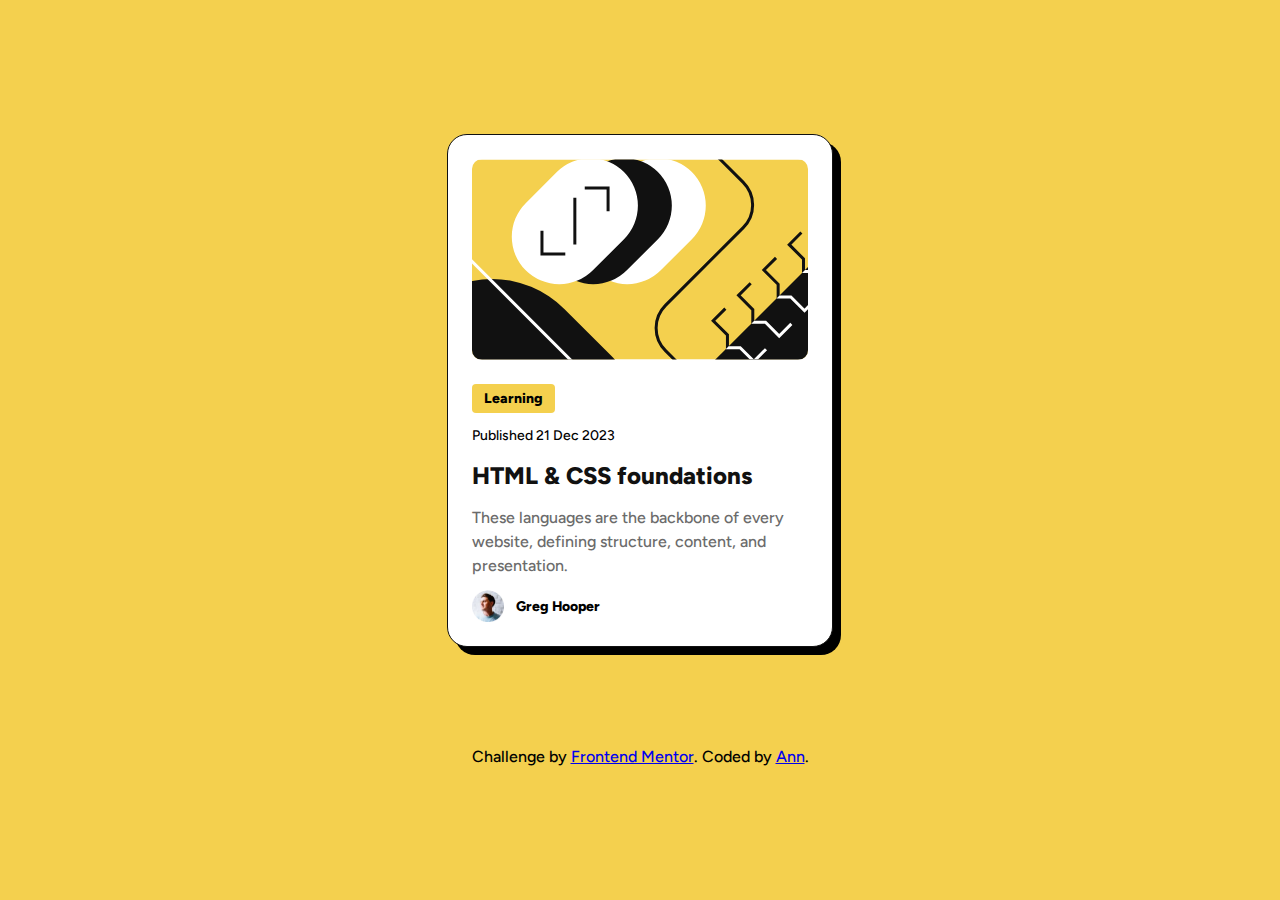
<file: blog-card/index.html>
<!DOCTYPE html>
<html lang="en">

<head>
  <meta charset="UTF-8">
  <meta name="viewport" content="width=device-width, initial-scale=1.0">
  <link rel="icon" type="image/png" sizes="32x32" href="./assets/images/favicon-32x32.png">

  <title>Frontend Mentor | Blog preview card</title>

  <link rel="stylesheet" href="./assets/css/style.css">
</head>

<body>
  <section class="section">
    <div class="card">
      <img src="./assets/images/illustration-article.svg" width="336" height="200" alt="Blog image" class="card__img"
        loading="lazy">
      <div class="card__info">
        <span class="card__info-tag">Learning</span>
        <span class="card__info-date">Published 21 Dec 2023</span>
        <a href="#" class="card__info-title">
          <h1>HTML & CSS foundations</h1>
        </a>
        <p class="card__info-description">These languages are the backbone of every website, defining structure,
          content, and presentation.</p>
        <div class="card__info-author">
          <img src="./assets/images/image-avatar.webp" width="32" height="32" alt="Greg Hooper"
            class="card__info-avatar" loading="lazy">
          <span class="card__info-name">Greg Hooper</span>
        </div>
      </div>
    </div>
  </section>

  <div class="attribution">
    Challenge by <a href="https://www.frontendmentor.io?ref=challenge" target="_blank">Frontend Mentor</a>.
    Coded by <a href="https://github.com/Ann-gr/" target="_blank">Ann</a>.
  </div>
</body>

</html>
</file>
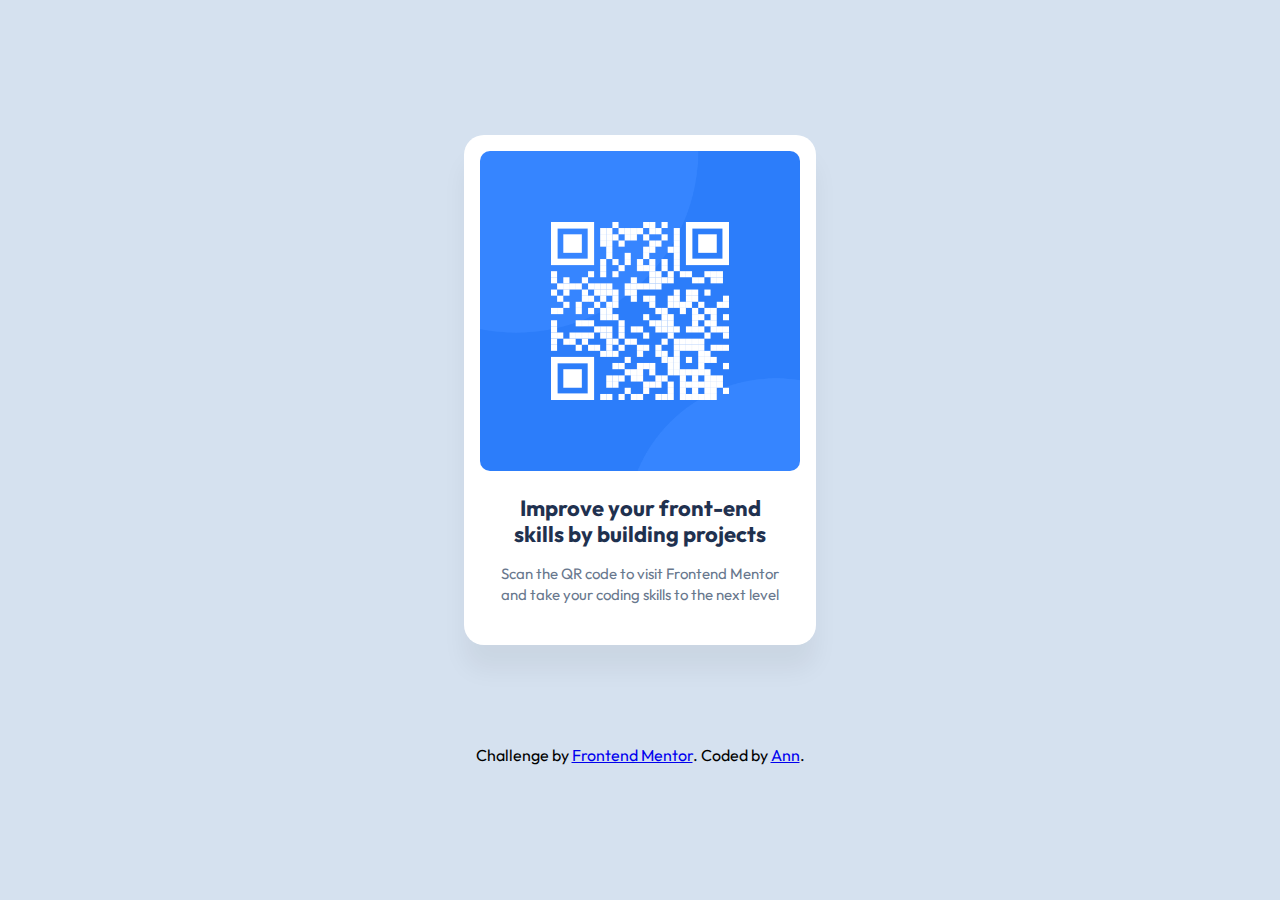
<file: qr-code/index.html>
<!DOCTYPE html>
<html lang="en">

<head>
  <meta charset="UTF-8">
  <meta name="viewport" content="width=device-width, initial-scale=1.0">
  <link rel="icon" type="image/png" sizes="32x32" href="./images/favicon-32x32.png">

  <title>Frontend Mentor | QR code component</title>

  <link rel="stylesheet" href="./style.css">
</head>

<body>
  <section class="section">
    <div class="qr-component">
      <img src="./images/image-qr-code.png" width="288" height="288" alt="QR Code" class="qr-component__img"
        loading="lazy">
      <div class="qr-component__text">
        <h1 class="qr-component__text-title">Improve your front-end skills by building projects</h1>
        <p class="qr-component__text-description">Scan the QR code to visit Frontend Mentor and take your coding skills
          to
          the next level</p>
      </div>
    </div>
  </section>

  <div class="attribution">
    Challenge by <a href="https://www.frontendmentor.io?ref=challenge" target="_blank">Frontend Mentor</a>.
    Coded by <a href="https://github.com/Ann-gr/" target="_blank">Ann</a>.
  </div>
</body>

</html>
</file>
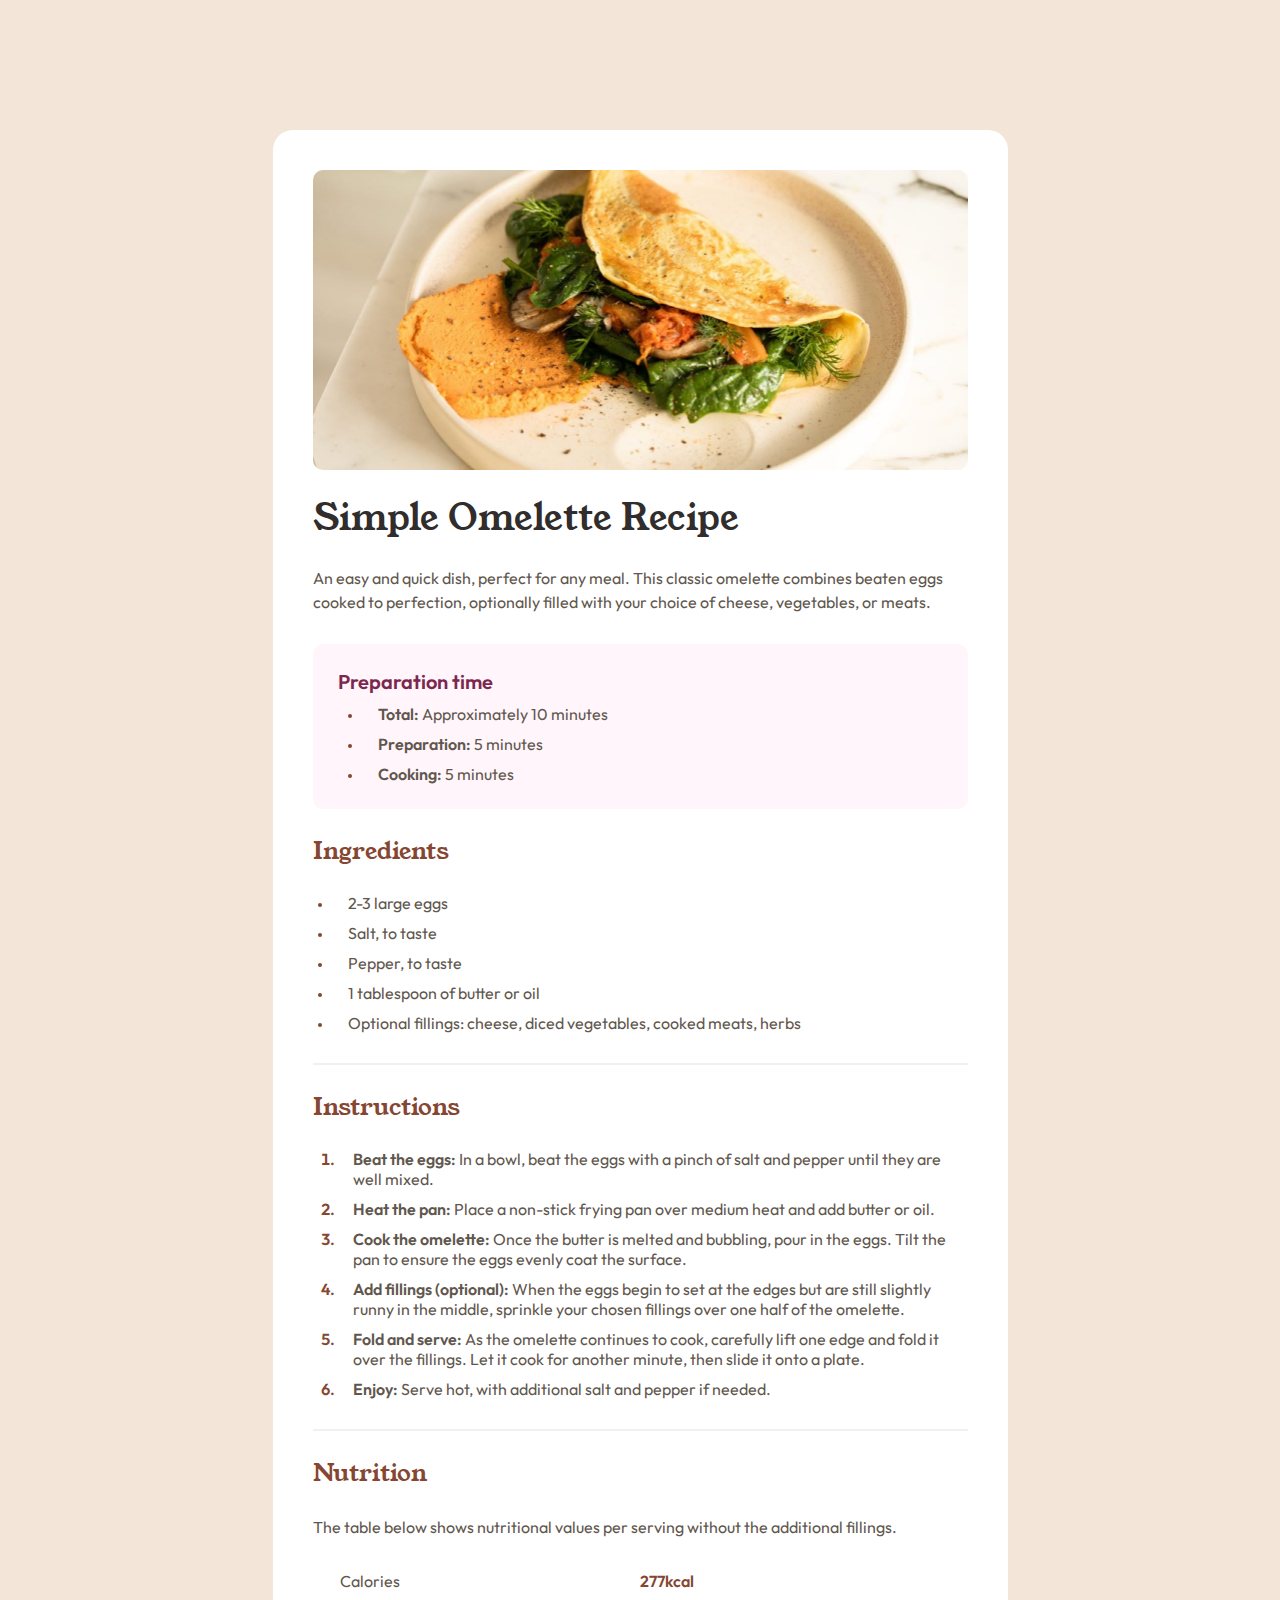
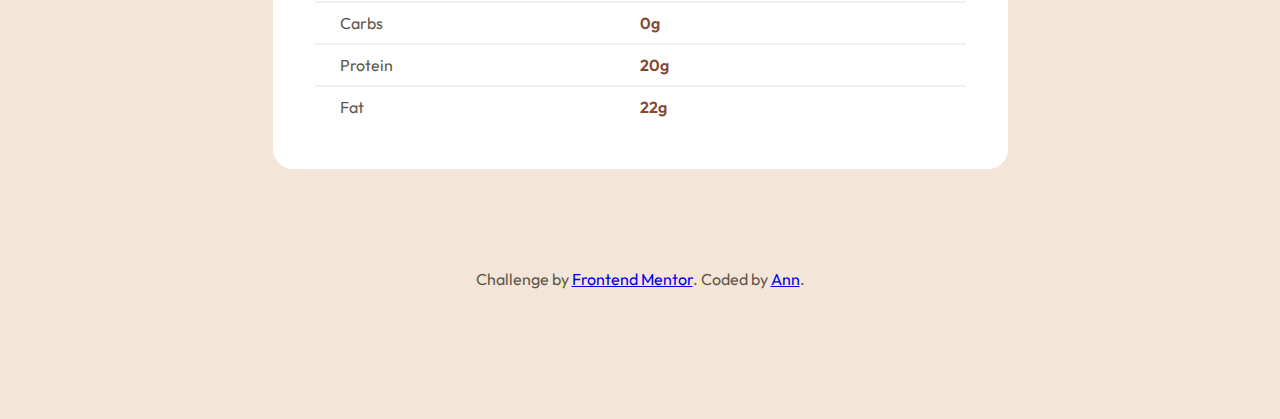
<file: recipe-page/index.html>
<!DOCTYPE html>
<html lang="en">

<head>
  <meta charset="UTF-8">
  <meta name="viewport" content="width=device-width, initial-scale=1.0">
  <link rel="icon" type="image/png" sizes="32x32" href="./assets/images/favicon-32x32.png">

  <title>Frontend Mentor | Recipe page</title>

  <link rel="stylesheet" href="./assets/css/style.css">
</head>

<body>
  <section class="section">
    <div class="recipe">
      <img src="./assets/images/image-omelette.jpeg" width="655" height="300" alt="Omelette" class="recipe__img"
        loading="lazy">
      <div class="recipe__body">
        <div class="recipe__head">
          <h1 class="recipe__head-title">Simple Omelette Recipe</h1>
          <p class="recipe__head-description">
            An easy and quick dish, perfect for any meal. This classic omelette combines
            beaten eggs cooked to perfection, optionally filled with your choice of cheese, vegetables, or meats.
          </p>
        </div>
        <div class="recipe__time">
          <span class="recipe__time-title">Preparation time</span>
          <ul class="recipe__time-list">
            <li class="recipe__time-item">
              <span>Total:</span> Approximately 10 minutes
            </li>
            <li class="recipe__time-item">
              <span>Preparation:</span> 5 minutes
            </li>
            <li class="recipe__time-item">
              <span>Cooking:</span> 5 minutes
            </li>
          </ul>
        </div>
        <div class="recipe__ingredients">
          <h2 class="recipe__ingredients-title">Ingredients</h2>
          <ul class="recipe__ingredients-list">
            <li class="recipe__ingredients-item">2-3 large eggs</li>
            <li class="recipe__ingredients-item">Salt, to taste</li>
            <li class="recipe__ingredients-item">Pepper, to taste</li>
            <li class="recipe__ingredients-item">1 tablespoon of butter or oil</li>
            <li class="recipe__ingredients-item">Optional fillings: cheese, diced vegetables, cooked meats, herbs</li>
          </ul>
        </div>
        <div class="recipe__instructions">
          <h2 class="recipe__instructions-title">Instructions</h2>
          <ol class="recipe__instructions-list">
            <li class="recipe__instructions-item"><span>Beat the eggs:</span> In a bowl, beat the eggs with a pinch of
              salt and pepper
              until they are well mixed.</li>
            <li class="recipe__instructions-item"><span>Heat the pan:</span> Place a non-stick frying pan over medium
              heat
              and add
              butter or oil.</li>
            <li class="recipe__instructions-item"><span>Cook the omelette:</span> Once the butter is melted and
              bubbling,
              pour in the
              eggs. Tilt the pan to ensure the eggs evenly coat the surface.</li>
            <li class="recipe__instructions-item"><span>Add fillings (optional):</span> When the eggs begin to set at
              the
              edges but are
              still slightly runny in the middle, sprinkle your chosen fillings over one half of the omelette.</li>
            <li class="recipe__instructions-item"><span>Fold and serve:</span> As the omelette continues to cook,
              carefully lift one
              edge and fold it over the fillings. Let it cook for another minute, then slide it onto a plate.</li>
            <li class="recipe__instructions-item"><span>Enjoy:</span> Serve hot, with additional salt and pepper if
              needed.</li>
          </ol>
        </div>
        <div class="recipe__nutrition">
          <h2 class="recipe__nutrition-title">Nutrition</h2>
          <p class="recipe__nutrition-description">The table below shows nutritional values per serving without the
            additional fillings.</p>
          <table class="recipe__nutrition-table">
            <tbody>
              <tr>
                <td>Calories</td>
                <td>277kcal</td>
              </tr>
              <tr>
                <td>Carbs</td>
                <td>0g</td>
              </tr>
              <tr>
                <td>Protein</td>
                <td>20g</td>
              </tr>
              <tr>
                <td>Fat</td>
                <td>22g</td>
              </tr>
            </tbody>
          </table>
        </div>
      </div>
    </div>
  </section>

  <div class="attribution">
    Challenge by <a href="https://www.frontendmentor.io?ref=challenge" target="_blank">Frontend Mentor</a>.
    Coded by <a href="https://github.com/Ann-gr/" target="_blank">Ann</a>.
  </div>
</body>

</html>
</file>
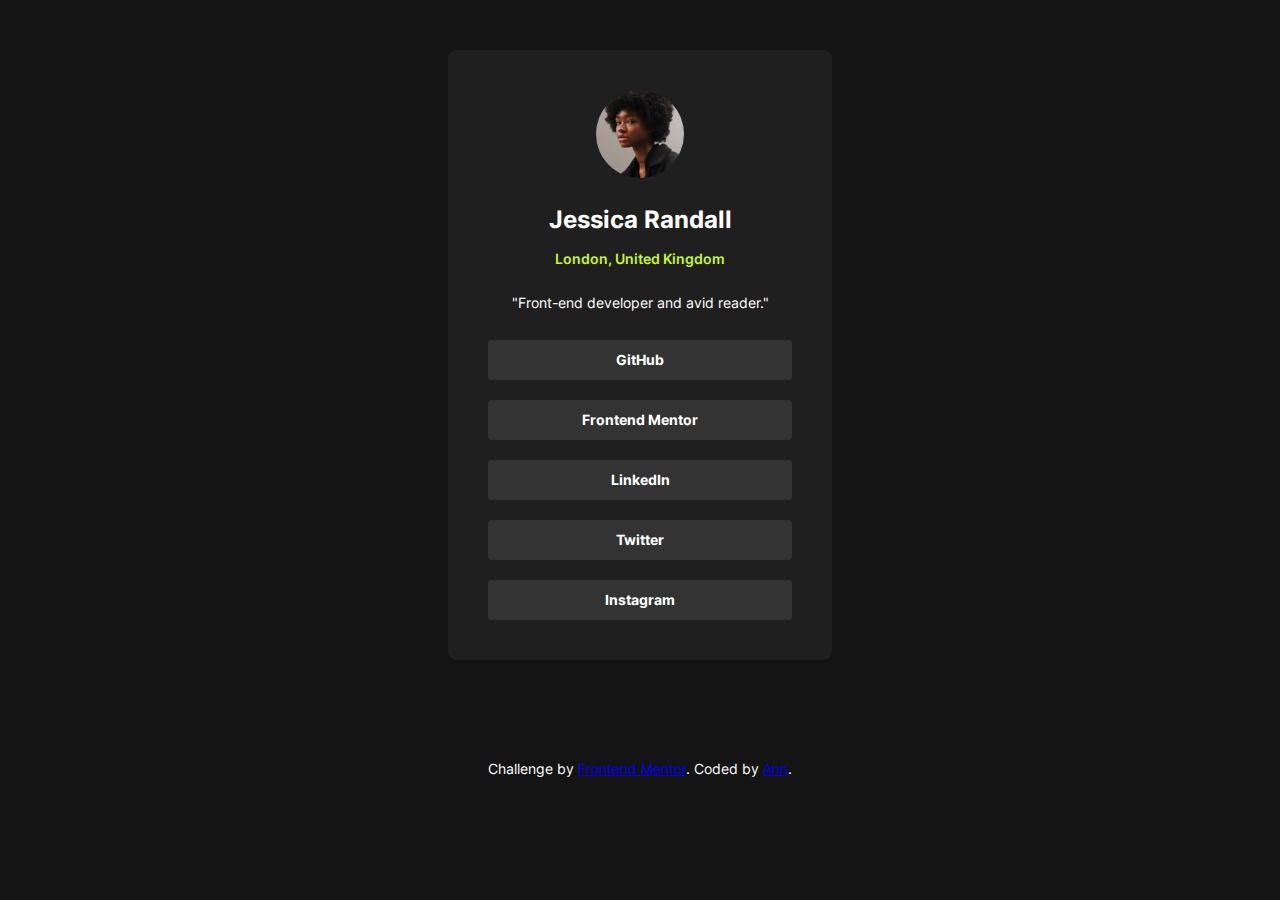
<file: social-profile/index.html>
<!DOCTYPE html>
<html lang="en">

<head>
  <meta charset="UTF-8">
  <meta name="viewport" content="width=device-width, initial-scale=1.0">

  <link rel="icon" type="image/png" sizes="32x32" href="./assets/images/favicon-32x32.png">

  <title>Frontend Mentor | Social links profile</title>

  <link rel="stylesheet" href="./assets/css/style.css">
</head>

<body>
  <section class="section">
    <div class="profile">
      <div class="profile__person">
        <img src="./assets/images/avatar-jessica.jpeg" width="88" height="85" alt="Jessica Randall"
          class="profile__person-img" loading="lazy">
        <h1 class="profile__person-name">Jessica Randall</h1>
        <span class="profile__person-location">London, United Kingdom</span>
        <span class="profile__person-career">"Front-end developer and avid reader."</span>
      </div>
      <ul class="profile__links">
        <li class="profile__links-item">
          <a class="profile__links-link" href="https://github.com/" target="_blank" rel="noopener noreferrer">GitHub</a>
        </li>
        <li class="profile__links-item">
          <a class="profile__links-link" href="https://www.frontendmentor.io/" target="_blank"
            rel="noopener noreferrer">Frontend Mentor</a>
        </li>
        <li class="profile__links-item">
          <a class="profile__links-link" href="https://linkedin.com/" target="_blank"
            rel="noopener noreferrer">LinkedIn</a>
        </li>
        <li class="profile__links-item">
          <a class="profile__links-link" href="https://twitter.com/" target="_blank"
            rel="noopener noreferrer">Twitter</a>
        </li>
        <li class="profile__links-item">
          <a class="profile__links-link" href="https://www.instagram.com/" target="_blank"
            rel="noopener noreferrer">Instagram</a>
        </li>
      </ul>
    </div>
  </section>

  <div class="attribution">
    Challenge by <a href="https://www.frontendmentor.io?ref=challenge" target="_blank">Frontend Mentor</a>.
    Coded by <a href="https://github.com/Ann-gr/" target="_blank">Ann</a>.
  </div>
</body>

</html>
</file>
<file: blog-card/assets/css/style.css>
@font-face {
  font-family: "Figtree";
  src: url("../fonts/Figtree-Medium.woff2") format("woff2");
  font-weight: 500;
  font-style: normal;
  font-display: swap;
}
@font-face {
  font-family: "Figtree";
  src: url("../fonts/Figtree-ExtraBold.woff2") format("woff2");
  font-weight: 800;
  font-style: normal;
  font-display: swap;
}
:root {
  --color-yellow: #f4d04e;
  --color-gray-500: #6b6b6b;
  --color-gray-950: #111111;
  --color-white: #ffffff;
}

body {
  font-family: "Figtree", sans-serif;
  font-weight: 500;
  background-color: var(--color-yellow);
  margin: 0;
  display: flex;
  justify-content: center;
  align-items: center;
  flex-direction: column;
  height: 100vh;
}

.card {
  max-width: 384px;
  height: auto;
  display: flex;
  flex-direction: column;
  align-items: center;
  background-color: var(--color-white);
  padding: 24px;
  border-radius: 20px;
  border: 1px solid rgb(17, 17, 17);
  box-shadow: 8px 8px 0px 0px rgb(0, 0, 0);
  margin-bottom: 100px;
  font-size: 14px;
}
@media (width <= 768px) {
  .card {
    max-width: 327px;
    font-size: 12px;
  }
}
.card * {
  margin: 0;
  line-height: 1.5;
}
.card__img {
  width: 100%;
  height: auto;
  border-radius: 10px;
  margin-bottom: 24px;
}
@media (width <= 768px) {
  .card__img {
    width: 279px;
  }
}
.card__info {
  display: flex;
  flex-direction: column;
  row-gap: 12px;
  max-width: 336px;
}
@media (width <= 768px) {
  .card__info {
    max-width: 279px;
  }
}
.card__info-tag, .card__info-title, .card__info-name {
  font-weight: 800;
}
.card__info-tag {
  padding: 4px 12px;
  border-radius: 4px;
  background-color: var(--color-yellow);
  max-width: -moz-fit-content;
  max-width: fit-content;
}
.card__info-title {
  text-decoration: none;
}
.card__info-title h1 {
  font-size: 24px;
  color: var(--color-gray-950);
}
.card__info-title h1:hover {
  color: var(--color-yellow);
  cursor: pointer;
  transition-duration: 0.2s;
}
@media (width <= 768px) {
  .card__info-title h1 {
    font-size: 20px;
  }
}
.card__info-description {
  font-size: 16px;
  color: var(--color-gray-500);
}
@media (width <= 768px) {
  .card__info-description {
    font-size: 14px;
  }
}
.card__info-author {
  display: flex;
  flex-direction: row;
  align-items: center;
  -moz-column-gap: 12px;
       column-gap: 12px;
}/*# sourceMappingURL=style.css.map */
</file>
<file: qr-code/style.css>
@font-face {
  font-family: "Outfit";
  src: url("./fonts/Outfit-Regular.woff2") format("woff2");
  font-weight: 400;
  font-style: normal;
  font-display: swap;
}
@font-face {
  font-family: "Outfit";
  src: url("./fonts/Outfit-Bold.woff2") format("woff2");
  font-weight: 700;
  font-style: normal;
  font-display: swap;
}
:root {
  --color-slate-300: #d5e1ef;
  --color-slate-500: #68778d;
  --color-slate-900: #1f314f;
  --color-white: #ffffff;
  --font: "Outfit", sans-serif;
}

body {
  font-family: var(--font);
  font-weight: 400;
  background-color: var(--color-slate-300);
  margin: 0;
  display: flex;
  justify-content: center;
  align-items: center;
  flex-direction: column;
  height: 100vh;
}

.qr-component {
  max-width: 320px;
  height: auto;
  display: flex;
  flex-direction: column;
  align-items: center;
  text-align: center;
  background-color: var(--color-white);
  padding: 16px 16px 40px 16px;
  justify-content: center;
  border-radius: 20px;
  box-shadow: 0px 25px 25px 0px rgba(0, 0, 0, 0.05);
  margin-bottom: 100px;
}
.qr-component * {
  margin: 0;
}
.qr-component__img {
  width: 100%;
  height: auto;
  border-radius: 10px;
  margin-bottom: 24px;
}
.qr-component__text {
  max-width: 280px;
}
.qr-component__text-title {
  font-size: 22px;
  font-weight: 700;
  color: var(--color-slate-900);
  line-height: 1.2;
  margin-bottom: 16px;
}
.qr-component__text-description {
  font-size: 15px;
  color: var(--color-slate-500);
  line-height: 1.4;
}/*# sourceMappingURL=style.css.map */
</file>
<file: recipe-page/assets/css/style.css>
@font-face {
  font-family: "Young Serif";
  src: url("../fonts/YoungSerif-Regular.woff2") format("woff2");
  font-weight: 400;
  font-style: normal;
  font-display: swap;
}
@font-face {
  font-family: "Outfit";
  src: url("../fonts/Outfit-Regular.woff2") format("woff2");
  font-weight: 400;
  font-style: normal;
  font-display: swap;
}
@font-face {
  font-family: "Outfit";
  src: url("../fonts/Outfit-SemiBold.woff2") format("woff2");
  font-weight: 600;
  font-style: normal;
  font-display: swap;
}
@font-face {
  font-family: "Outfit";
  src: url("../fonts/Outfit-Bold.woff2") format("woff2");
  font-weight: 700;
  font-style: normal;
  font-display: swap;
}
:root {
  --color-white: #ffffff;
  --color-stone-100: #f3e6d8;
  --color-stone-150: #e4ded8;
  --color-stone-600: #5f574e;
  --color-stone-900: #302d2c;
  --color-brown-800: #854632;
  --color-rose-50: #fff5fa;
  --color-rose-800: #7b284f;
}

body {
  font-family: "Outfit", sans-serif;
  font-size: 16px;
  font-weight: 400;
  color: var(--color-stone-600);
  background-color: var(--color-stone-100);
  margin: 0;
  display: flex;
  justify-content: center;
  align-items: center;
  flex-direction: column;
  margin-block: 130px;
}
@media (width <= 768px) {
  body {
    margin-block: 0;
    margin-bottom: 30px;
    background-color: var(--color-white);
  }
}

.recipe {
  display: flex;
  flex-direction: column;
  margin-bottom: 100px;
  background-color: var(--color-white);
  max-width: 655px;
  height: auto;
  border-radius: 20px;
  padding: 40px;
}
@media (width <= 768px) {
  .recipe {
    max-width: 375px;
    padding: 0;
    border-radius: 0;
    margin-bottom: 30px;
  }
}
.recipe__img, .recipe__time {
  border-radius: 10px;
}
.recipe__img {
  width: 100%;
  height: auto;
  margin-bottom: 30px;
}
@media (width <= 768px) {
  .recipe__img {
    margin-bottom: 0;
    border-radius: 0;
  }
}
.recipe__body {
  display: flex;
  flex-direction: column;
  row-gap: 30px;
}
@media (width <= 768px) {
  .recipe__body {
    padding: 40px 30px;
  }
}
.recipe__body * {
  margin: 0;
  padding: 0;
}
.recipe p {
  line-height: 1.5;
}
.recipe h1,
.recipe h2 {
  font-family: "Young Serif", serif;
  font-weight: 400;
  line-height: 1;
}
.recipe h2 {
  font-size: 24px;
  color: var(--color-brown-800);
  padding-bottom: 30px;
}
.recipe li {
  padding-left: 15px;
}
.recipe li:not(:last-child) {
  margin-bottom: 10px;
}
.recipe li::marker {
  color: var(--color-brown-800);
}
.recipe li span {
  font-weight: 600;
}
.recipe li::marker {
  font-size: 12px;
}
.recipe__head-title {
  font-size: 36px;
  color: var(--color-stone-900);
  margin-bottom: 30px;
}
.recipe__time {
  background-color: var(--color-rose-50);
  padding: 25px;
}
.recipe__time-title {
  font-weight: 600;
  font-size: 20px;
  color: var(--color-rose-800);
}
.recipe__time-list {
  padding-inline-start: 25px;
  padding-top: 10px;
}
.recipe__time-item::marker {
  color: var(--color-rose-800);
}
.recipe__ingredients, .recipe__instructions {
  padding-bottom: 30px;
  border-bottom: 2px solid #f0f0f0;
}
.recipe__ingredients-list {
  padding-inline-start: 20px;
}
.recipe__instructions-list {
  padding-left: 25px;
}
.recipe__instructions-item::marker {
  font-size: 16px !important;
  font-weight: 600;
}
.recipe__nutrition-description {
  padding-bottom: 20px;
}
.recipe__nutrition-table {
  width: 100%;
}
.recipe__nutrition-table tr {
  padding: 10px 25px;
  display: flex;
}
.recipe__nutrition-table tr:not(:last-child) {
  border-bottom: 2px solid #f0f0f0;
}
.recipe__nutrition-table td {
  width: 300px;
}
.recipe__nutrition-table td:nth-child(even) {
  color: var(--color-brown-800);
  font-weight: 600;
}
@media (width <= 768px) {
  .recipe__nutrition-table td {
    width: 130px;
  }
}/*# sourceMappingURL=style.css.map */
</file>
<file: social-profile/assets/css/style.css>
@font-face {
  font-family: "Inter";
  src: url("../fonts/Inter-Regular.woff2") format("woff2");
  font-weight: 400;
  font-style: normal;
  font-display: swap;
}
@font-face {
  font-family: "Inter";
  src: url("../fonts/Inter-SemiBold.woff2") format("woff2");
  font-weight: 600;
  font-style: normal;
  font-display: swap;
}
@font-face {
  font-family: "Inter";
  src: url("../fonts/Inter-Bold.woff2") format("woff2");
  font-weight: 700;
  font-style: normal;
  font-display: swap;
}
:root {
  --color-green: #c5f82a;
  --color-white: #ffffff;
  --color-grey-700: #333333;
  --color-grey-800: #1f1f1f;
  --color-grey-900: #141414;
}

body {
  font-family: "Inter", sans-serif;
  font-size: 14px;
  font-weight: 500;
  color: var(--color-white);
  background-color: var(--color-grey-900);
  margin: 0;
  display: flex;
  justify-content: center;
  align-items: center;
  flex-direction: column;
  margin-block: 50px;
}
@media (width <= 768px) {
  body {
    font-size: 12px;
  }
}

.profile {
  max-width: 387px;
  height: auto;
  display: flex;
  flex-direction: column;
  align-items: center;
  background-color: var(--color-grey-800);
  padding: 40px;
  border-radius: 9px;
  margin-bottom: 100px;
}
@media (width <= 768px) {
  .profile {
    max-width: 327px;
    padding: 20px;
  }
}
.profile * {
  margin: 0;
  line-height: 1;
}
.profile__person {
  display: flex;
  flex-direction: column;
  align-items: center;
}
.profile__person-img, .profile__person-location, .profile__person-career {
  margin-bottom: 30px;
}
.profile__person-img {
  width: 88px;
  height: auto;
  border-radius: 50%;
}
.profile__person-name {
  font-size: 24px;
  font-weight: 700;
  color: var(--color-white);
  margin-bottom: 20px;
}
.profile__person-location {
  color: var(--color-green);
  font-weight: 600;
}
.profile__links {
  display: flex;
  flex-direction: column;
  justify-content: center;
  align-items: center;
  text-align: center;
  row-gap: 20px;
  padding: 0;
}
.profile__links-item {
  list-style: none;
}
.profile__links-link {
  background-color: var(--color-grey-700);
  padding: 13px 0 13px 0;
  border-radius: 4px;
  font-weight: 700;
  width: 304px;
  display: block;
  text-decoration: none;
  color: var(--color-white);
}
.profile__links-link:hover {
  color: var(--color-grey-900);
  background-color: var(--color-green);
  transition-duration: 0.2s;
}
@media (width <= 768px) {
  .profile__links-link {
    width: 245px;
  }
}/*# sourceMappingURL=style.css.map */
</file>
